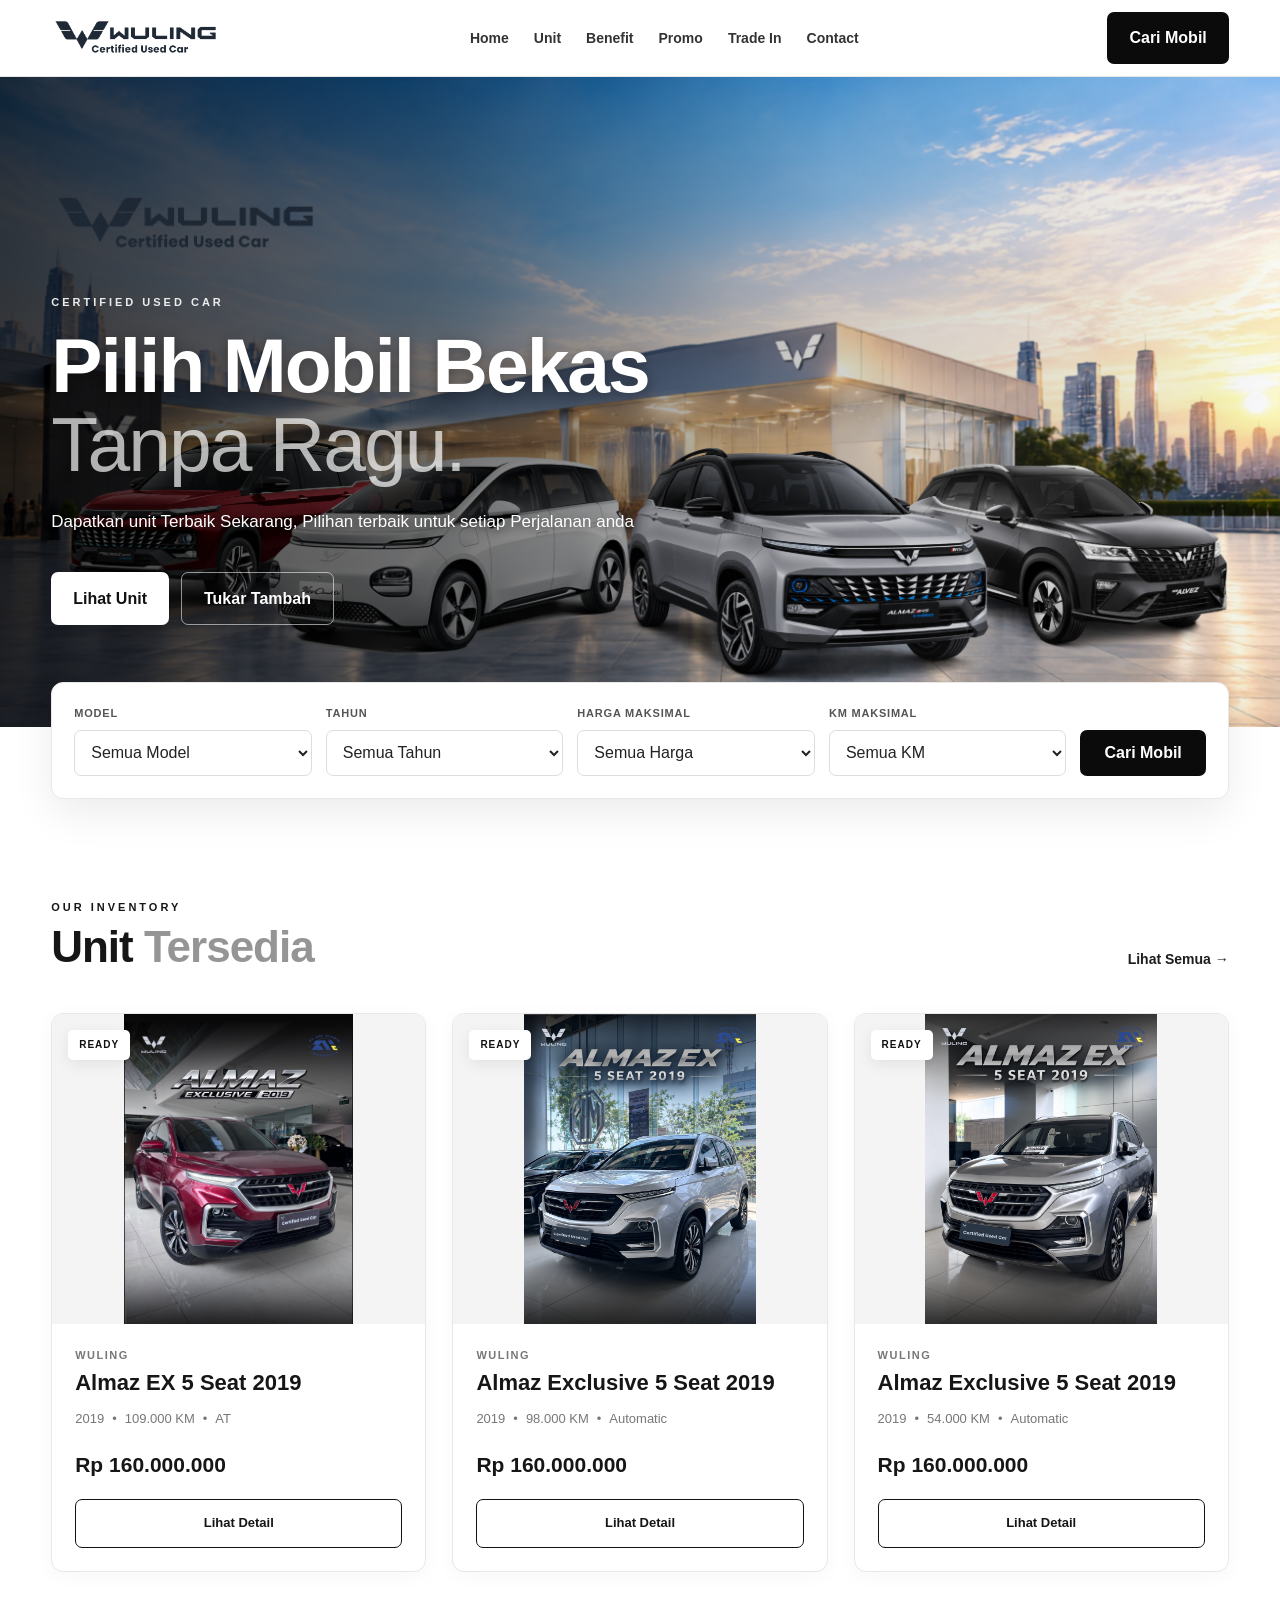
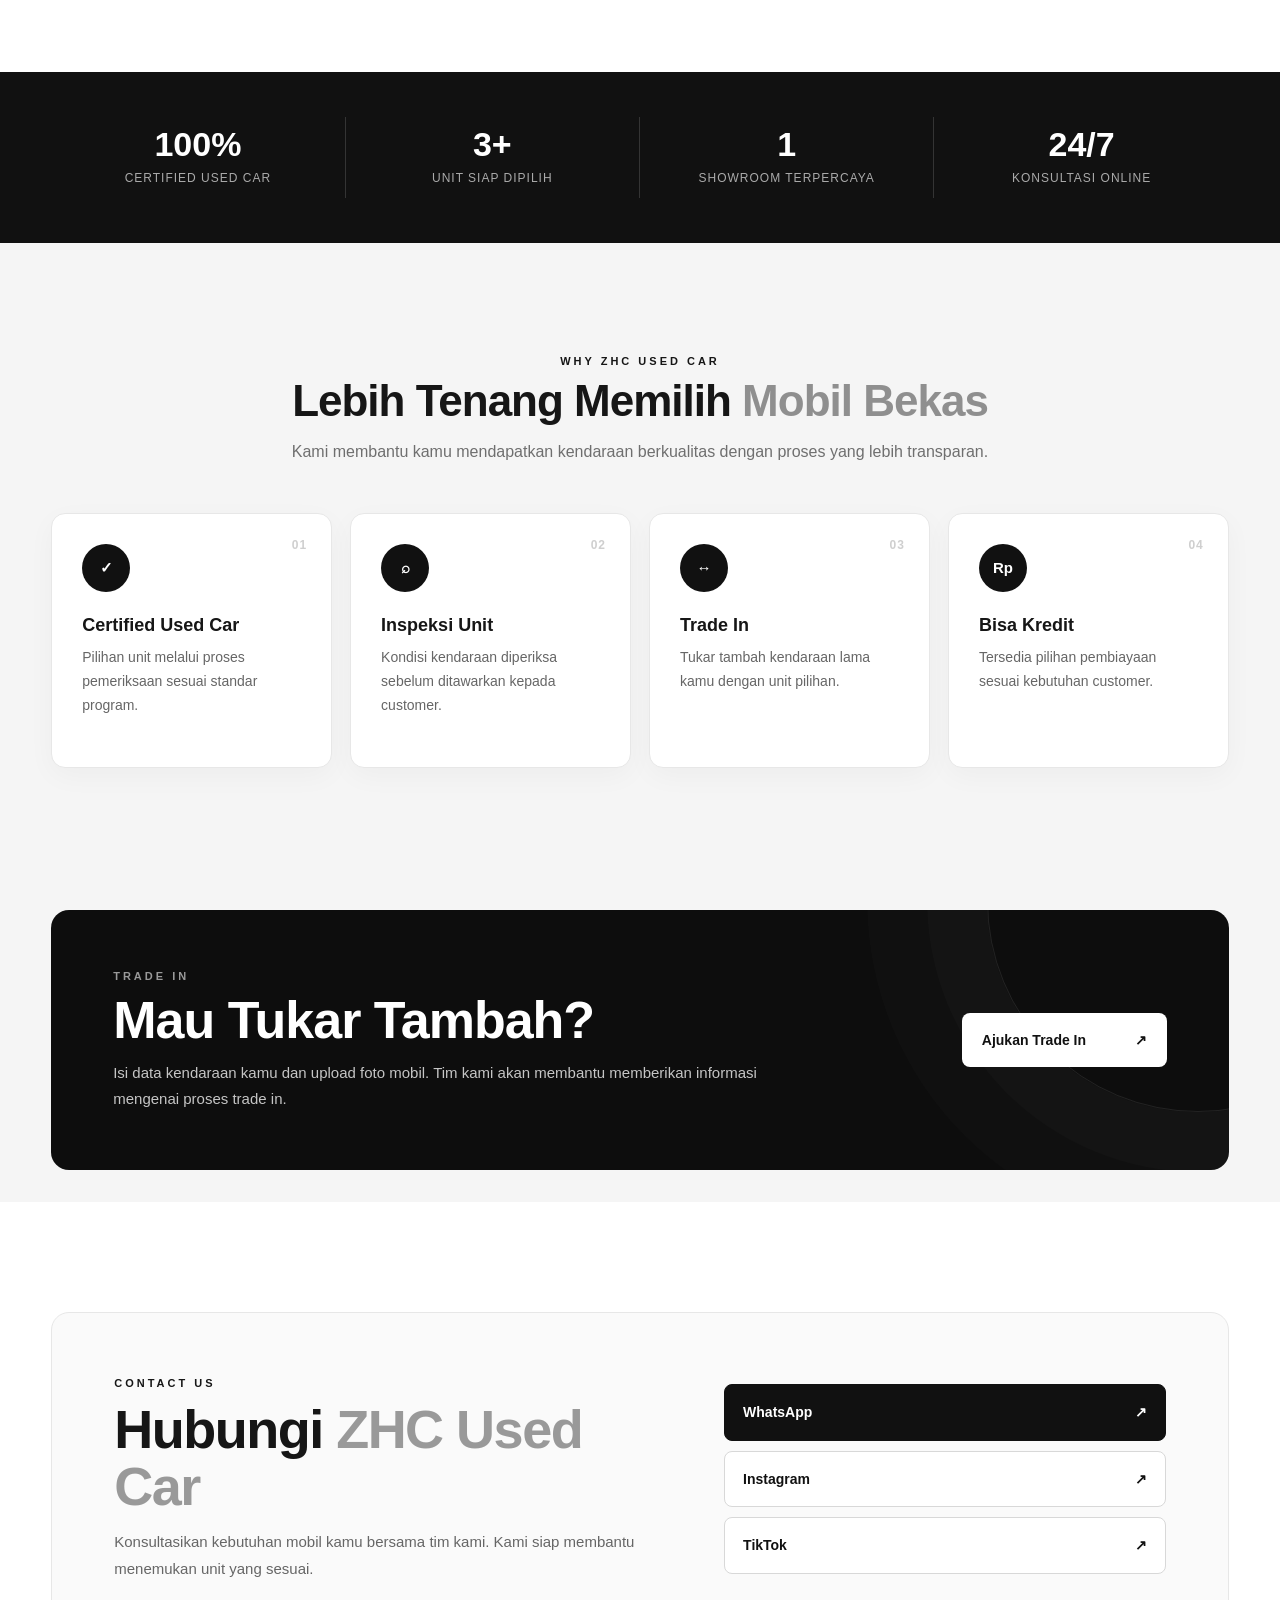
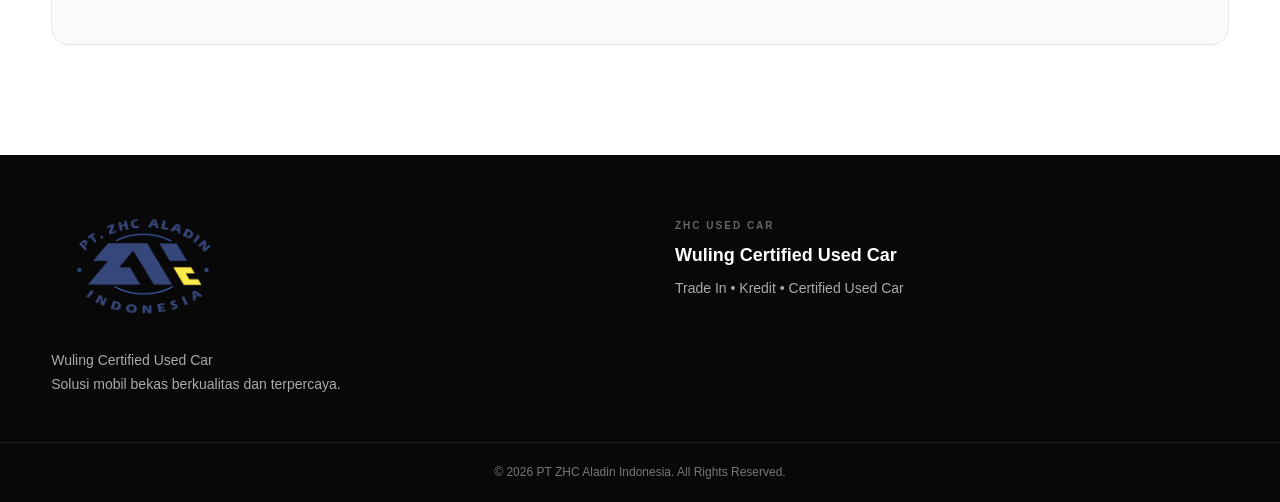
<file: index.html>
<!DOCTYPE html>
<html lang="id">
<head>
    <meta charset="UTF-8">
    <meta name="viewport" content="width=device-width, initial-scale=1.0">

    <title>ZHC Used Car | Wuling Certified Used Car</title>

    <link rel="stylesheet" href="CSS/style.css">
</head>

<body>

    <!-- NAVBAR -->
    <header class="navbar">
        <div class="container navbar-content">

          <a href="index.html" class="logo">
    <img src="IMAGE/logo-wuling-certified.png" alt="Wuling Certified Used Car">
</a>

            <nav>
                <a href="#home">Home</a>
                <a href="#unit">Unit</a>
                <a href="#benefit">Benefit</a>
                <a href="#promo">Promo</a>
                <a href="#trade-in">Trade In</a>
                <a href="#contact">Contact</a>
            </nav>

            <a href="#unit" class="btn-primary">
                Cari Mobil
            </a>

        </div>
    </header>


    <!-- HERO -->
    <!-- HERO -->
<section class="hero" id="home">

    <div class="hero-overlay"></div>

    <div class="container hero-content">

        <div class="hero-text">

            <div class="hero-brand">
                <img src="IMAGE/logo-wuling-certified.png"
                     alt="Wuling Certified Used Car">
            </div>

            <p class="hero-label">
                CERTIFIED USED CAR
            </p>

            <h1>
                Pilih Mobil Bekas
                <span>Tanpa Ragu.</span>
            </h1>

            <p class="hero-description">
                Dapatkan unit Terbaik Sekarang,
                Pilihan terbaik untuk setiap Perjalanan anda
            </p>

            <div class="hero-buttons">

                <a href="#unit" class="btn-primary">
                    Lihat Unit
                </a>

                <a href="#trade-in" class="btn-secondary">
                    Tukar Tambah
                </a>

            </div>

        </div>

    </div>

</section>
    <!-- SEARCH -->
    <!-- SEARCH -->
<!-- SEARCH -->
<section class="search-section">

    <div class="container">

        <div class="search-box">

            <!-- MODEL -->
            <div class="search-item">
                <label for="filterModel">Model</label>

                <select id="filterModel">
                    <option value="all">Semua Model</option>
                    <option value="Alvez">Alvez</option>
                    <option value="Almaz">Almaz</option>
                    <option value="Cortez">Cortez</option>
                    <option value="Air EV">Air EV</option>
                    <option value="Binguo EV">Binguo EV</option>
                    <option value="Cloud EV">Cloud EV</option>
                    <option value="Darion">Darion</option>
                </select>
            </div>


            <!-- TAHUN -->
            <div class="search-item">
                <label for="filterYear">Tahun</label>

                <select id="filterYear">
                    <option value="all">Semua Tahun</option>
                    <option value="2026">2026</option>
                    <option value="2025">2025</option>
                    <option value="2024">2024</option>
                    <option value="2023">2023</option>
                    <option value="2022">2022</option>
                    <option value="2021">2021</option>
                    <option value="2020">2020</option>
                    <option value="2019">2019</option>
                </select>
            </div>


            <!-- HARGA -->
            <div class="search-item">
                <label for="filterPrice">Harga Maksimal</label>

                <select id="filterPrice">
                    <option value="all">Semua Harga</option>
                    <option value="150000000">Rp 150 Juta</option>
                    <option value="200000000">Rp 200 Juta</option>
                    <option value="250000000">Rp 250 Juta</option>
                    <option value="300000000">Rp 300 Juta</option>
                    <option value="400000000">Rp 400 Juta</option>
                </select>
            </div>


            <!-- KM -->
            <div class="search-item">
                <label for="filterKm">KM Maksimal</label>

                <select id="filterKm">
                    <option value="all">Semua KM</option>
                    <option value="10000">10.000 KM</option>
                    <option value="20000">20.000 KM</option>
                    <option value="30000">30.000 KM</option>
                    <option value="50000">50.000 KM</option>
                    <option value="100000">100.000 KM</option>
                </select>
            </div>


            <!-- BUTTON -->
            <button class="search-button" onclick="filterUnits()">
                Cari Mobil
            </button>

        </div>

    </div>

</section>

    <!-- UNIT -->
    <section class="unit-section" id="unit">

        <div class="container">

            <div class="section-heading">

                <div>
                    <p class="section-label">OUR INVENTORY</p>

                    <h2>
                        Unit <span>Tersedia</span>
                    </h2>
                </div>

               <a href="katalog.html" class="view-all">
    Lihat Semua →
</a>

            </div>

                <div class="unit-grid">

                <!-- UNIT 2 -->
<div class="car-card"
     data-model="Almaz"
     data-price="160000000"
     data-year="2019"
     data-km="109000">

    <div class="car-image">

        <div class="status">
            READY
        </div>

        <img
            src="IMAGE/ALMAZ EX 2019 MERAH/Almaz-1.jpeg"
            alt="Wuling Almaz Exclusive 5 Seat 2019 Merah">

    </div>

    <div class="car-info">

        <p class="car-brand">
            WULING
        </p>

        <h3>
            Almaz EX 5 Seat 2019
        </h3>

        <div class="car-spec">
            <span>2019</span>
            <span>•</span>
            <span>109.000 KM</span>
            <span>•</span>
            <span>AT</span>
        </div>

        <div class="car-price">
            Rp 160.000.000
        </div>

        <a
            href="detail.html?car=almaz-exclusive-5-seat-2019"
            class="btn-detail">

            Lihat Detail

        </a>

    </div>

</div>


                <!-- UNIT 4 -->
                <article class="car-card"
                    data-model="Almaz"
                    data-year="2019"
                    data-price="160000000"
                    data-km="98000">

                    <div class="car-image">
                        <div class="status">READY</div>
                        <img class="unit-photo"
                             data-photo-base="almaz-ex-silver"
                             src="IMAGE/ALMAZ EX 2019 SILVER/almaz-ex-silver1.jpeg"
                             alt="Wuling Almaz Exclusive 5 Seat 2019 Silver">
                    </div>

                    <div class="car-info">
                        <p class="car-brand">WULING</p>
                        <h3>Almaz Exclusive 5 Seat 2019</h3>
                        <div class="car-spec">
                            <span>2019</span><span>•</span><span>98.000 KM</span><span>•</span><span>Automatic</span>
                        </div>
                        <div class="car-price">Rp 160.000.000</div>
                        <a href="detail.html?car=almaz-exclusive-5-seat-2019-silver" class="btn-detail">Lihat Detail</a>
                    </div>
                </article>

                <!-- UNIT 5 -->
                <article class="car-card"
                    data-model="Almaz"
                    data-year="2019"
                    data-price="160000000"
                    data-km="54000">

                    <div class="car-image">
                        <div class="status">READY</div>
                        <img class="unit-photo"
                             data-photo-base="almaz-ex-abu"
                             src="IMAGE/ALMAZ EX 2019 ABU/almaz-ex-abu1.jpeg"
                             alt="Wuling Almaz Exclusive 5 Seat 2019 Abu">
                    </div>

                    <div class="car-info">
                        <p class="car-brand">WULING</p>
                        <h3>Almaz Exclusive 5 Seat 2019</h3>
                        <div class="car-spec">
                            <span>2019</span><span>•</span><span>54.000 KM</span><span>•</span><span>Automatic</span>
                        </div>
                        <div class="car-price">Rp 160.000.000</div>
                        <a href="detail.html?car=almaz-exclusive-5-seat-2019-abu" class="btn-detail">Lihat Detail</a>
                    </div>
                </article>

            </div>
        </div>
    </section>

    <!-- TRUST STATISTICS -->
    <section class="trust-section">
        <div class="container">
            <div class="trust-grid">
                <div class="trust-item"><strong>100%</strong><span>Certified Used Car</span></div>
                <div class="trust-item"><strong>3+</strong><span>Unit Siap Dipilih</span></div>
                <div class="trust-item"><strong>1</strong><span>Showroom Terpercaya</span></div>
                <div class="trust-item"><strong>24/7</strong><span>Konsultasi Online</span></div>
            </div>
        </div>
    </section>

    <!-- BENEFIT -->
    <section class="benefit-section" id="benefit">
        <div class="container">
            <div class="section-heading center">
                <p class="section-label">WHY ZHC USED CAR</p>
                <h2>Lebih Tenang Memilih <span>Mobil Bekas</span></h2>
                <p>Kami membantu kamu mendapatkan kendaraan berkualitas dengan proses yang lebih transparan.</p>
            </div>

            <div class="benefit-grid">
                <article class="benefit-card">
                    <span class="benefit-number">01</span>
                    <div class="benefit-icon">✓</div>
                    <h3>Certified Used Car</h3>
                    <p>Pilihan unit melalui proses pemeriksaan sesuai standar program.</p>
                </article>

                <article class="benefit-card">
                    <span class="benefit-number">02</span>
                    <div class="benefit-icon">⌕</div>
                    <h3>Inspeksi Unit</h3>
                    <p>Kondisi kendaraan diperiksa sebelum ditawarkan kepada customer.</p>
                </article>

                <article class="benefit-card">
                    <span class="benefit-number">03</span>
                    <div class="benefit-icon">↔</div>
                    <h3>Trade In</h3>
                    <p>Tukar tambah kendaraan lama kamu dengan unit pilihan.</p>
                </article>

                <article class="benefit-card">
                    <span class="benefit-number">04</span>
                    <div class="benefit-icon">Rp</div>
                    <h3>Bisa Kredit</h3>
                    <p>Tersedia pilihan pembiayaan sesuai kebutuhan customer.</p>
                </article>
            </div>
        </div>
    </section>

    <!-- TRADE IN -->
    <section class="trade-section" id="trade-in">
        <div class="container">
            <div class="trade-card">
                <div class="trade-copy">
                    <p class="section-label">TRADE IN</p>
                    <h2>Mau Tukar Tambah?</h2>
                    <p>Isi data kendaraan kamu dan upload foto mobil. Tim kami akan membantu memberikan informasi mengenai proses trade in.</p>
                </div>
                <a href="https://wa.me/6285178247141?text=Halo%20ZHC%20Used%20Car,%20saya%20ingin%20mengajukan%20trade%20in%20mobil." target="_blank" rel="noopener" class="trade-button">
                    Ajukan Trade In <span>↗</span>
                </a>
            </div>
        </div>
    </section>

    <!-- CONTACT -->
    <section class="contact-section" id="contact">
        <div class="container">
            <div class="contact-card">
                <div class="contact-copy">
                    <p class="section-label">CONTACT US</p>
                    <h2>Hubungi <span>ZHC Used Car</span></h2>
                    <p>Konsultasikan kebutuhan mobil kamu bersama tim kami. Kami siap membantu menemukan unit yang sesuai.</p>
                </div>

                <div class="contact-buttons">
                    <a href="https://wa.me/6285178247141?text=Halo%20ZHC%20Used%20Car,%20saya%20ingin%20konsultasi%20mengenai%20mobil%20bekas." target="_blank" rel="noopener" class="contact-button contact-button-primary">
                        <span>WhatsApp</span><span>↗</span>
                    </a>
                    <a href="https://www.instagram.com/zhc_usedcar/" target="_blank" rel="noopener" class="contact-button">
                        <span>Instagram</span><span>↗</span>
                    </a>
                    <a href="https://www.tiktok.com/@zhcusedcar" target="_blank" rel="noopener" class="contact-button">
                        <span>TikTok</span><span>↗</span>
                    </a>
                </div>
            </div>
        </div>
    </section>

    <!-- FOOTER -->
    <footer>
        <div class="container footer-content">
            <div class="footer-brand">
                <img src="IMAGE/logo-zhc-indonesia.png" alt="PT ZHC Aladin Indonesia">
                <p>Wuling Certified Used Car</p>
                <p>Solusi mobil bekas berkualitas dan terpercaya.</p>
            </div>

            <div class="footer-info">
                <p class="footer-label">ZHC USED CAR</p>
                <h3>Wuling Certified Used Car</h3>
                <p>Trade In • Kredit • Certified Used Car</p>
            </div>
        </div>

        <div class="footer-bottom">
            <div class="container">
                <p>&copy; 2026 PT ZHC Aladin Indonesia. All Rights Reserved.</p>
            </div>
        </div>
    </footer>

  <script src="JS/script.js"></script>

</body>
</html>
</file>
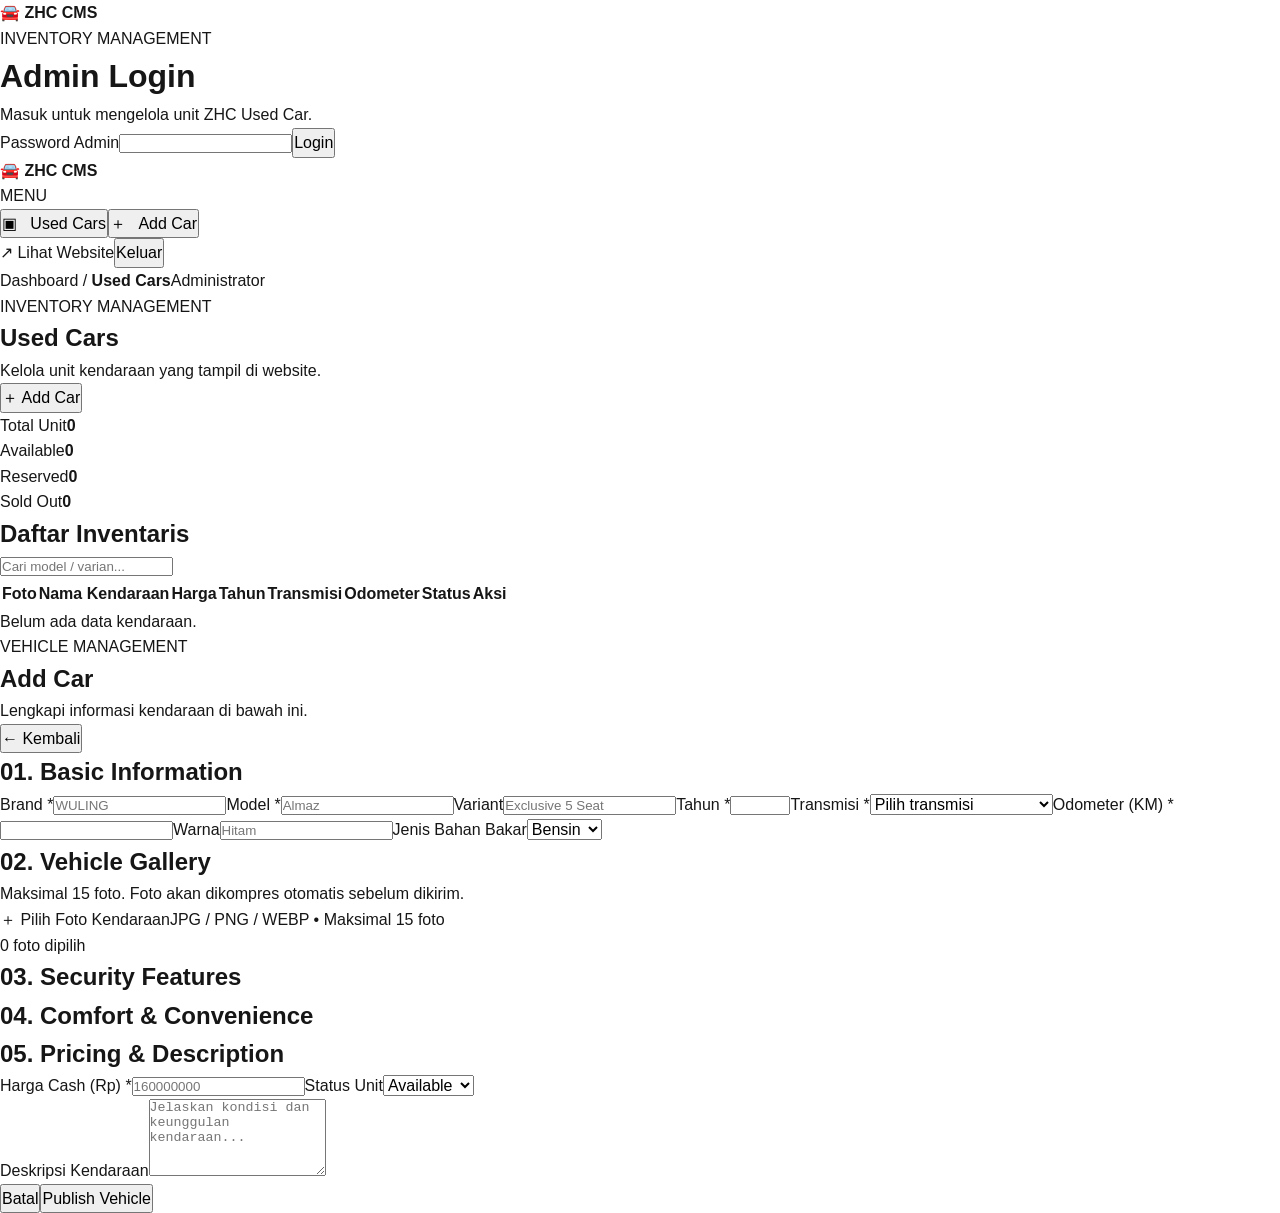
<file: admin.html>
<!DOCTYPE html>
<html lang="id">

<head>
    <meta charset="UTF-8">
    <meta name="viewport" content="width=device-width,initial-scale=1">
  <title>ZHC Used Car CMS</title>
<link rel="stylesheet" href="CSS/admin.css">
</head>

<body>
    <div id="loginView" class="login-wrap">
        <form id="loginForm" class="login-card">
            <div class="brand-mark">🚘 <b>ZHC CMS</b></div>
            <p class="eyebrow">INVENTORY MANAGEMENT</p>
            <h1>Admin Login</h1>
            <p>Masuk untuk mengelola unit ZHC Used Car.</p><label>Password Admin<input id="adminPassword"
                    type="password" required autocomplete="current-password"></label><button class="btn primary"
                type="submit">Login</button>
            <div id="loginMessage" class="message"></div>
        </form>
    </div>
    <div id="appView" class="app hidden">
        <aside class="sidebar">
            <div class="brand-mark">🚘 <b>ZHC CMS</b></div>
            <div class="side-label">MENU</div><button class="side-link active" data-view="inventory">▣ &nbsp; Used
                Cars</button><button class="side-link" data-view="form">＋ &nbsp; Add Car</button>
            <div class="side-bottom"><a href="../index.html" target="_blank">↗ Lihat Website</a><button
                    id="logoutBtn">Keluar</button></div>
        </aside>
        <main class="main">
            <header class="topbar"><span>Dashboard / <b id="crumb">Used Cars</b></span><span>Administrator</span>
            </header>
            <section id="inventoryView" class="view">
                <div class="page-head">
                    <div>
                        <p class="eyebrow">INVENTORY MANAGEMENT</p>
                        <h1>Used Cars</h1>
                        <p>Kelola unit kendaraan yang tampil di website.</p>
                    </div><button id="addCarBtn" class="btn primary">＋ Add Car</button>
                </div>
                <div class="stats">
                    <div><span>Total Unit</span><strong id="totalCount">0</strong></div>
                    <div><span>Available</span><strong id="availableCount">0</strong></div>
                    <div><span>Reserved</span><strong id="reservedCount">0</strong></div>
                    <div><span>Sold Out</span><strong id="soldCount">0</strong></div>
                </div>
                <div class="table-card">
                    <div class="table-tools">
                        <h2>Daftar Inventaris</h2><input id="searchInput" placeholder="Cari model / varian...">
                    </div>
                    <div class="table-scroll">
                        <table>
                            <thead>
                                <tr>
                                    <th>Foto</th>
                                    <th>Nama Kendaraan</th>
                                    <th>Harga</th>
                                    <th>Tahun</th>
                                    <th>Transmisi</th>
                                    <th>Odometer</th>
                                    <th>Status</th>
                                    <th>Aksi</th>
                                </tr>
                            </thead>
                            <tbody id="carsTable"></tbody>
                        </table>
                    </div>
                    <p id="emptyState" class="empty hidden">Belum ada data kendaraan.</p>
                </div>
            </section>
            <section id="formView" class="view hidden">
                <div class="page-head">
                    <div>
                        <p class="eyebrow">VEHICLE MANAGEMENT</p>
                        <h1 id="formTitle">Add Car</h1>
                        <p>Lengkapi informasi kendaraan di bawah ini.</p>
                    </div><button class="btn light" id="backBtn">← Kembali</button>
                </div>
                <form id="carForm"><input type="hidden" id="carId">
                    <div class="form-card">
                        <h2>01. Basic Information</h2>
                        <div class="form-grid">
                            <label>Brand *<input id="brand" required placeholder="WULING"></label><label>Model *<input
                                    id="model" required placeholder="Almaz"></label><label>Variant<input id="variant"
                                    placeholder="Exclusive 5 Seat"></label><label>Tahun *<input id="year" type="number"
                                    min="1990" max="2035" required></label><label>Transmisi *<select id="transmission"
                                    required>
                                    <option value="">Pilih transmisi</option>
                                    <option>Automatic</option>
                                    <option>CVT</option>
                                    <option>Manual</option>
                                    <option>Single Reduction Gear</option>
                                    <option> lainnya</option>
                                </select></label><label>Odometer (KM) *<input id="km" type="number" min="0"
                                    required></label><label>Warna<input id="color"
                                    placeholder="Hitam"></label><label>Jenis Bahan Bakar<select id="fuelType">
                                    <option>Bensin</option>
                                    <option>Diesel</option>
                                    <option>Electric</option>
                                    <option>Hybrid</option>
                                </select></label>
                        </div>
                    </div>
                    <div class="form-card">
                        <h2>02. Vehicle Gallery</h2>
                        <p class="hint">Maksimal 15 foto. Foto akan dikompres otomatis sebelum dikirim.</p>
                        <div id="existingGallery" class="gallery-preview"></div><label class="upload-box">＋ Pilih Foto
                            Kendaraan<input id="photos" type="file" accept="image/*" multiple hidden><span>JPG / PNG /
                                WEBP • Maksimal 15 foto</span></label>
                        <div id="newGallery" class="gallery-preview"></div>
                        <p id="photoCount" class="hint">0 foto dipilih</p>
                    </div>
                    <div class="form-card">
                        <h2>03. Security Features</h2>
                        <div id="securityChoices" class="checks"></div>
                    </div>
                    <div class="form-card">
                        <h2>04. Comfort & Convenience</h2>
                        <div id="comfortChoices" class="checks"></div>
                    </div>
                    <div class="form-card">
                        <h2>05. Pricing & Description</h2>
                        <div class="form-grid"><label>Harga Cash (Rp) *<input id="price" type="number" min="0" required
                                    placeholder="160000000"></label><label>Status Unit<select id="status">
                                    <option value="available">Available</option>
                                    <option value="reserved">Reserved</option>
                                    <option value="sold">Sold Out</option>
                                </select></label></div><label>Deskripsi Kendaraan<textarea id="description" rows="5"
                                placeholder="Jelaskan kondisi dan keunggulan kendaraan..."></textarea></label>
                    </div>
                    <div class="form-actions"><button type="button" class="btn light"
                            id="cancelBtn">Batal</button><button type="submit" class="btn primary"
                            id="publishBtn">Publish Vehicle</button></div>
                    <div id="formMessage" class="message"></div>
                </form>
            </section>
        </main>
    </div>
    <script src="admin-config.js"></script>
    <script src="admin.js"></script>
</body>

</html>
</file>
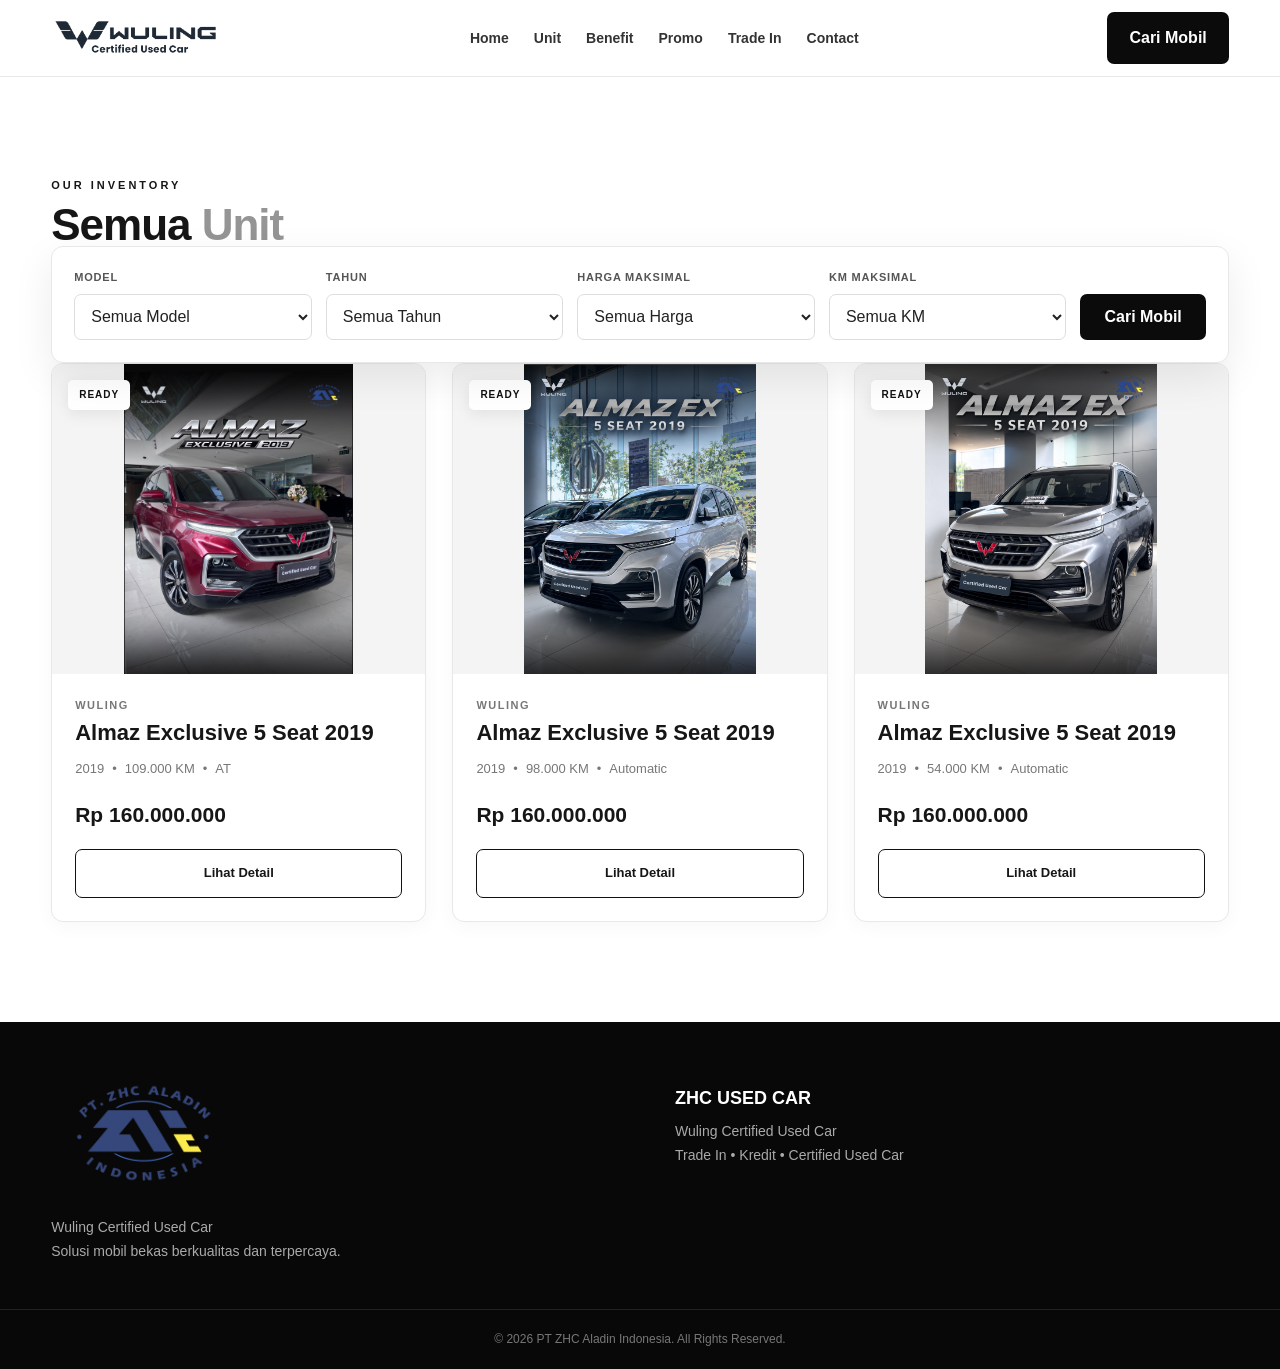
<file: katalog.html>
<!DOCTYPE html>
<html lang="id">
<head>
    <meta charset="UTF-8">
    <meta name="viewport" content="width=device-width, initial-scale=1.0">

    <title>Katalog Unit | ZHC Used Car</title>

    <link rel="stylesheet" href="CSS/style.css">
</head>

<body>

    <!-- ================= NAVBAR ================= -->
    <header class="navbar">
        <div class="container navbar-content">

            <a href="index.html" class="logo">
                <img src="IMAGE/logo-wuling-certified.png"
                     alt="Wuling Certified Used Car">
            </a>

            <nav>
                <a href="index.html#home">Home</a>
                <a href="katalog.html">Unit</a>
                <a href="index.html#benefit">Benefit</a>
                <a href="index.html#promo">Promo</a>
                <a href="index.html#trade-in">Trade In</a>
                <a href="index.html#contact">Contact</a>
            </nav>

            <a href="#katalog" class="btn-primary">
                Cari Mobil
            </a>

        </div>
    </header>


    <!-- ================= KATALOG ================= -->
    <main id="katalog">

        <section class="unit-section">

            <div class="container">

                <!-- HEADING -->
                <div class="section-heading">

                    <div>
                        <p class="section-label">
                            OUR INVENTORY
                        </p>

                        <h1>
                            Semua <span>Unit</span>
                        </h1>
                    </div>

                </div>


                <!-- ================= FILTER ================= -->
                <div class="search-section">

                    <div class="search-box">

                        <!-- MODEL -->
                        <div class="search-item">
                            <label for="filterModel">
                                Model
                            </label>

                            <select id="filterModel">
                                <option value="all">
                                    Semua Model
                                </option>

                                <option value="Alvez">
                                    Alvez
                                </option>

                                <option value="Almaz">
                                    Almaz
                                </option>

                                <option value="Cortez">
                                    Cortez
                                </option>

                                <option value="Air EV">
                                    Air EV
                                </option>

                                <option value="Binguo EV">
                                    Binguo EV
                                </option>

                                <option value="Cloud EV">
                                    Cloud EV
                                </option>

                                <option value="Darion">
                                    Darion
                                </option>
                            </select>
                        </div>


                        <!-- TAHUN -->
                        <div class="search-item">

                            <label for="filterYear">
                                Tahun
                            </label>

                            <select id="filterYear">

                                <option value="all">
                                    Semua Tahun
                                </option>

                                <option value="2026">2026</option>
                                <option value="2025">2025</option>
                                <option value="2024">2024</option>
                                <option value="2023">2023</option>
                                <option value="2022">2022</option>
                                <option value="2021">2021</option>
                                <option value="2020">2020</option>
                                <option value="2019">2019</option>

                            </select>

                        </div>


                        <!-- HARGA -->
                        <div class="search-item">

                            <label for="filterPrice">
                                Harga Maksimal
                            </label>

                            <select id="filterPrice">

                                <option value="all">
                                    Semua Harga
                                </option>

                                <option value="150000000">
                                    Rp 150 Juta
                                </option>

                                <option value="200000000">
                                    Rp 200 Juta
                                </option>

                                <option value="250000000">
                                    Rp 250 Juta
                                </option>

                                <option value="300000000">
                                    Rp 300 Juta
                                </option>

                                <option value="400000000">
                                    Rp 400 Juta
                                </option>

                            </select>

                        </div>


                        <!-- KM -->
                        <div class="search-item">

                            <label for="filterKm">
                                KM Maksimal
                            </label>

                            <select id="filterKm">

                                <option value="all">
                                    Semua KM
                                </option>

                                <option value="10000">
                                    10.000 KM
                                </option>

                                <option value="20000">
                                    20.000 KM
                                </option>

                                <option value="30000">
                                    30.000 KM
                                </option>

                                <option value="50000">
                                    50.000 KM
                                </option>

                                <option value="100000">
                                    100.000 KM
                                </option>

                            </select>

                        </div>


                        <!-- BUTTON -->
                        <button
                            class="search-button"
                            onclick="filterCatalog()">

                            Cari Mobil

                        </button>

                    </div>

                </div>


                <!-- ================= UNIT GRID ================= -->

                <div class="unit-grid" id="unitGrid">


                    <!-- ========================================
                         UNIT 1 - ALVEZ EX 2023
                         SOLD / TURUN PAJANG
                         ======================================== -->

                    <!--
                    <div class="car-card"
                         data-model="Alvez"
                         data-year="2023"
                         data-price="200000000"
                         data-km="16000">

                        <div class="car-image">

                            <div class="status">
                                READY
                            </div>

                            <img
                                src="IMAGE/ALVEZ EX 2023/alvez-1.jpeg"
                                alt="Wuling Alvez EX 2023">

                        </div>


                        <div class="car-info">

                            <p class="car-brand">
                                WULING
                            </p>

                            <h3>
                                Alvez EX 2023
                            </h3>

                            <div class="car-spec">
                                <span>2023</span>
                                <span>•</span>
                                <span>16.000 KM</span>
                                <span>•</span>
                                <span>AT</span>
                            </div>

                            <div class="car-price">
                                Rp 200.000.000
                            </div>

                            <a
                                href="detail.html?car=alvez-ex-2023"
                                class="btn-detail">

                                Lihat Detail

                            </a>

                        </div>

                    </div>
                    -->


                    <!-- ========================================
                         UNIT 2 - ALMAZ EXCLUSIVE 5 SEAT 2019 MERAH
                         ======================================== -->

                    <div class="car-card"
                         data-model="Almaz"
                         data-year="2019"
                         data-price="160000000"
                         data-km="109000">

                        <div class="car-image">

                            <div class="status">
                                READY
                            </div>

                            <img
                                src="IMAGE/ALMAZ EX 2019 MERAH/Almaz-1.jpeg"
                                alt="Wuling Almaz Exclusive 5 Seat 2019 Merah">

                        </div>

                        <div class="car-info">

                            <p class="car-brand">
                                WULING
                            </p>

                            <h3>
                                Almaz Exclusive 5 Seat 2019
                            </h3>

                            <div class="car-spec">
                                <span>2019</span>
                                <span>•</span>
                                <span>109.000 KM</span>
                                <span>•</span>
                                <span>AT</span>
                            </div>

                            <div class="car-price">
                                Rp 160.000.000
                            </div>

                            <a
                                href="detail.html?car=almaz-exclusive-5-seat-2019"
                                class="btn-detail">

                                Lihat Detail

                            </a>

                        </div>

                    </div>


                    <!-- ========================================
                         UNIT 3 - ALVEZ SE 2025
                         SOLD / TURUN PAJANG
                         ======================================== -->

                    <!--
                    <div class="car-card"
                         data-model="Alvez"
                         data-year="2025"
                         data-price="175000000"
                         data-km="100">

                        <div class="car-image">

                            <div class="status">
                                READY
                            </div>

                            <img
                                src="IMAGE/ALVEZ SE 2025/alvezse-1.jpeg"
                                alt="Wuling Alvez SE 2025">

                        </div>

                        <div class="car-info">

                            <p class="car-brand">
                                WULING
                            </p>

                            <h3>
                                Alvez SE 2025
                            </h3>

                            <div class="car-spec">
                                <span>2025</span>
                                <span>•</span>
                                <span>100 KM</span>
                                <span>•</span>
                                <span>AT</span>
                            </div>

                            <div class="car-price">
                                Rp 175.000.000
                            </div>

                            <a
                                href="detail.html?car=alvez-se-2025"
                                class="btn-detail">

                                Lihat Detail

                            </a>

                        </div>

                    </div>
                    -->


                    <!-- ========================================
                         UNIT 4 - ALMAZ EXCLUSIVE 5 SEAT 2019 SILVER
                         ======================================== -->

                    <div class="car-card"
                         data-model="Almaz"
                         data-year="2019"
                         data-price="160000000"
                         data-km="98000">

                        <div class="car-image">

                            <div class="status">
                                READY
                            </div>

                            <img
                                src="IMAGE/ALMAZ EX 2019 SILVER/almaz-ex-silver1.jpeg"
                                alt="Wuling Almaz Exclusive 5 Seat 2019 Silver">

                        </div>

                        <div class="car-info">

                            <p class="car-brand">
                                WULING
                            </p>

                            <h3>
                                Almaz Exclusive 5 Seat 2019
                            </h3>

                            <div class="car-spec">
                                <span>2019</span>
                                <span>•</span>
                                <span>98.000 KM</span>
                                <span>•</span>
                                <span>Automatic</span>
                            </div>

                            <div class="car-price">
                                Rp 160.000.000
                            </div>

                            <a
                                href="detail.html?car=almaz-exclusive-5-seat-2019-silver"
                                class="btn-detail">

                                Lihat Detail

                            </a>

                        </div>

                    </div>


                    <!-- ========================================
                         UNIT 5 - ALMAZ EXCLUSIVE 5 SEAT 2019 ABU
                         ======================================== -->

                    <div class="car-card"
                         data-model="Almaz"
                         data-year="2019"
                         data-price="160000000"
                         data-km="54000">

                        <div class="car-image">

                            <div class="status">
                                READY
                            </div>

                            <img
                                src="IMAGE/ALMAZ EX 2019 ABU/almaz-ex-abu1.jpeg"
                                alt="Wuling Almaz Exclusive 5 Seat 2019 Abu">

                        </div>

                        <div class="car-info">

                            <p class="car-brand">
                                WULING
                            </p>

                            <h3>
                                Almaz Exclusive 5 Seat 2019
                            </h3>

                            <div class="car-spec">
                                <span>2019</span>
                                <span>•</span>
                                <span>54.000 KM</span>
                                <span>•</span>
                                <span>Automatic</span>
                            </div>

                            <div class="car-price">
                                Rp 160.000.000
                            </div>

                            <a
                                href="detail.html?car=almaz-exclusive-5-seat-2019-abu"
                                class="btn-detail">

                                Lihat Detail

                            </a>

                        </div>

                    </div>


                </div>
            </div>

        </section>

    </main>


    <!-- ================= FOOTER ================= -->

    <footer>

        <div class="container footer-content">

            <div class="footer-brand">

                <img
                    src="IMAGE/logo-zhc-indonesia.png"
                    alt="PT ZHC Aladin Indonesia">

                <p>
                    Wuling Certified Used Car
                </p>

                <p>
                    Solusi mobil bekas berkualitas dan terpercaya.
                </p>

            </div>


            <div class="footer-info">

                <h3>
                    ZHC USED CAR
                </h3>

                <p>
                    Wuling Certified Used Car
                </p>

                <p>
                    Trade In • Kredit • Certified Used Car
                </p>

            </div>

        </div>


        <div class="footer-bottom">

            <p>
                &copy; 2026 PT ZHC Aladin Indonesia.
                All Rights Reserved.
            </p>

        </div>

    </footer>


    <script src="JS/script.js"></script>

</body>
</html>
</file>
<file: CSS/style.css>
/* =========================================================
   ZHC USED CAR
   MAIN STYLESHEET - CLEAN PROFESSIONAL VERSION
   ========================================================= */

:root {
    --black: #0b0b0b;
    --dark: #141414;
    --text: #161616;
    --muted: #6f6f6f;
    --light: #f6f6f6;
    --line: #e8e8e8;
    --white: #ffffff;
    --container: 1200px;
    --radius: 12px;
    --shadow: 0 14px 40px rgba(0, 0, 0, 0.08);
}

* {
    margin: 0;
    padding: 0;
    box-sizing: border-box;
}

html {
    scroll-behavior: smooth;
}

body {
    font-family: Arial, Helvetica, sans-serif;
    color: var(--text);
    background: var(--white);
    line-height: 1.6;
    overflow-x: hidden;
}

img {
    width: 100%;
    display: block;
}

a {
    color: inherit;
    text-decoration: none;
}

button,
select {
    font: inherit;
}

.container {
    width: min(92%, var(--container));
    margin: 0 auto;
}


/* =========================================================
   NAVBAR
   ========================================================= */

.navbar {
    position: sticky;
    top: 0;
    z-index: 1000;
    background: rgba(255, 255, 255, 0.96);
    border-bottom: 1px solid var(--line);
    backdrop-filter: blur(12px);
}

.navbar-content {
    min-height: 76px;
    display: flex;
    align-items: center;
    justify-content: space-between;
    gap: 28px;
}

.logo {
    flex-shrink: 0;
    display: flex;
    align-items: center;
}

.logo img {
    width: 170px;
    height: auto;
}

.navbar nav {
    display: flex;
    align-items: center;
    justify-content: center;
    gap: 25px;
}

.navbar nav a {
    position: relative;
    font-size: 14px;
    font-weight: 700;
    color: #333;
    padding: 27px 0;
    transition: 0.25s ease;
}

.navbar nav a::after {
    content: "";
    position: absolute;
    left: 0;
    bottom: 18px;
    width: 0;
    height: 2px;
    background: var(--black);
    transition: width 0.25s ease;
}

.navbar nav a:hover {
    color: var(--black);
}

.navbar nav a:hover::after {
    width: 100%;
}


/* =========================================================
   BUTTONS
   ========================================================= */

.btn-primary,
.btn-secondary,
.btn-detail,
.search-button,
.detail-whatsapp {
    display: inline-flex;
    align-items: center;
    justify-content: center;
    border-radius: 7px;
    font-weight: 700;
    transition: 0.25s ease;
}

.btn-primary {
    padding: 13px 22px;
    background: var(--black);
    color: var(--white);
}

.btn-primary:hover {
    background: #2b2b2b;
    transform: translateY(-2px);
}

.btn-secondary {
    padding: 13px 22px;
    border: 1px solid #222;
    background: var(--white);
    color: var(--black);
}

.btn-secondary:hover {
    background: var(--black);
    color: var(--white);
}

.btn-detail {
    width: 100%;
    padding: 13px 16px;
    border: 1px solid #111;
    font-size: 13px;
}

.btn-detail:hover {
    background: var(--black);
    color: var(--white);
}


/* =========================================================
   HERO
   ========================================================= */

.hero {
    position: relative;
    min-height: 650px;
    display: flex;
    align-items: center;
    background-image: url("../IMAGE/background-web.png");
    background-size: cover;
    background-position: center;
    background-repeat: no-repeat;
    isolation: isolate;
}

.hero::after {
    content: "";
    position: absolute;
    right: -180px;
    bottom: -220px;
    width: 500px;
    height: 500px;
    border: 1px solid rgba(255, 255, 255, 0.08);
    border-radius: 50%;
    box-shadow:
        0 0 0 70px rgba(255, 255, 255, 0.015),
        0 0 0 140px rgba(255, 255, 255, 0.01);
    pointer-events: none;
}

.hero-overlay {
    position: absolute;
    inset: 0;
    z-index: -1;
    background: linear-gradient(
        90deg,
        rgba(0, 0, 0, 0.76) 0%,
        rgba(0, 0, 0, 0.55) 34%,
        rgba(0, 0, 0, 0.18) 65%,
        rgba(0, 0, 0, 0.02) 100%
    );
}

.hero-content {
    position: relative;
    z-index: 2;
    color: var(--white);
}

.hero-text {
    max-width: 700px;
}

.hero-brand {
    margin-bottom: 24px;
}

.hero-brand img {
    width: 270px;
    height: auto;
}

.hero-label,
.section-label {
    font-size: 11px;
    font-weight: 800;
    letter-spacing: 3px;
    text-transform: uppercase;
}

.hero-label {
    margin-bottom: 15px;
    color: #fff;
    opacity: 0.9;
}

.hero h1 {
    max-width: 700px;
    margin-bottom: 24px;
    font-size: clamp(48px, 6vw, 78px);
    line-height: 1.02;
    letter-spacing: -2px;
    text-shadow: 0 3px 14px rgba(0, 0, 0, 0.35);
}

.hero h1 span {
    display: block;
    font-weight: 300;
    opacity: 0.68;
}

.hero-description {
    max-width: 600px;
    margin-bottom: 34px;
    color: #fff;
    font-size: 17px;
    line-height: 1.8;
    text-shadow: 0 2px 8px rgba(0, 0, 0, 0.45);
}

.hero-buttons {
    display: flex;
    flex-wrap: wrap;
    gap: 12px;
}

.hero .btn-primary {
    background: #fff;
    color: #111;
}

.hero .btn-secondary {
    border-color: rgba(255, 255, 255, 0.55);
    background: transparent;
    color: #fff;
}

.hero .btn-secondary:hover {
    background: #fff;
    color: #111;
}


/* =========================================================
   SEARCH
   ========================================================= */

.search-section {
    position: relative;
    z-index: 20;
    margin-top: -45px;
}

.search-box {
    display: grid;
    grid-template-columns: repeat(4, 1fr) auto;
    gap: 14px;
    align-items: end;
    padding: 22px;
    background: #fff;
    border: 1px solid var(--line);
    border-radius: var(--radius);
    box-shadow: var(--shadow);
}

.search-item {
    display: flex;
    flex-direction: column;
    gap: 7px;
}

.search-item label {
    font-size: 11px;
    font-weight: 800;
    color: #555;
    text-transform: uppercase;
    letter-spacing: 0.8px;
}

.search-item select {
    width: 100%;
    height: 46px;
    padding: 0 12px;
    border: 1px solid #ddd;
    border-radius: 7px;
    background: #fff;
    color: #222;
    outline: none;
}

.search-item select:focus {
    border-color: #111;
}

.search-button {
    height: 46px;
    padding: 0 24px;
    border: 0;
    background: var(--black);
    color: #fff;
    cursor: pointer;
}

.search-button:hover {
    background: #292929;
    transform: translateY(-1px);
}


/* =========================================================
   GENERAL SECTIONS
   ========================================================= */

.unit-section,
.benefit-section,
.contact-section {
    padding: 100px 0;
}

.section-heading {
    display: flex;
    align-items: flex-end;
    justify-content: space-between;
    gap: 30px;
    margin-bottom: 42px;
}

.section-heading.center {
    display: block;
    max-width: 760px;
    margin: 0 auto 48px;
    text-align: center;
}

.section-heading h1,
.section-heading h2 {
    margin-top: 5px;
    font-size: 44px;
    line-height: 1.12;
    letter-spacing: -1px;
}

.section-heading h1 span,
.section-heading h2 span {
    opacity: 0.45;
}

.section-heading p:not(.section-label) {
    margin-top: 14px;
    color: var(--muted);
}

.view-all {
    font-size: 14px;
    font-weight: 800;
    white-space: nowrap;
}

.view-all:hover {
    text-decoration: underline;
}


/* =========================================================
   CARDS / INVENTORY
   ========================================================= */

.unit-grid {
    display: grid;
    grid-template-columns: repeat(3, minmax(0, 1fr));
    gap: 26px;
}

.car-card {
    min-width: 0;
    overflow: hidden;
    background: #fff;
    border: 1px solid var(--line);
    border-radius: var(--radius);
    box-shadow: 0 4px 20px rgba(0, 0, 0, 0.035);
    transition: transform 0.25s ease, box-shadow 0.25s ease;
}

.car-card:hover {
    transform: translateY(-5px);
    box-shadow: 0 16px 38px rgba(0, 0, 0, 0.10);
}

.car-card.is-hidden {
    display: none;
}

.car-image {
    position: relative;
    width: 100%;
    height: 310px;
    overflow: hidden;
    background: #f4f4f4;
}

.car-image img {
    width: 100%;
    height: 100%;
    object-fit: contain;
    display: block;
    transition: transform 0.4s ease;
}

.car-card:hover .car-image img {
    transform: scale(1.025);
}

.status,
.detail-status {
    position: absolute;
    top: 16px;
    left: 16px;
    z-index: 3;
    padding: 7px 11px;
    border-radius: 5px;
    background: #fff;
    color: #111;
    font-size: 10px;
    font-weight: 800;
    letter-spacing: 1px;
    box-shadow: 0 4px 15px rgba(0, 0, 0, 0.08);
}

.car-info {
    padding: 23px;
}

.car-brand {
    margin-bottom: 3px;
    color: #777;
    font-size: 11px;
    font-weight: 800;
    letter-spacing: 1.5px;
}

.car-info h3 {
    margin: 5px 0 12px;
    font-size: 22px;
    line-height: 1.25;
}

.car-spec {
    display: flex;
    flex-wrap: wrap;
    gap: 8px;
    margin-bottom: 18px;
    color: #777;
    font-size: 13px;
}

.car-price {
    margin-bottom: 18px;
    font-size: 21px;
    font-weight: 800;
}

.no-result {
    margin-top: 30px;
    padding: 38px 24px;
    border: 1px dashed #ccc;
    border-radius: var(--radius);
    background: #fafafa;
    text-align: center;
}

.no-result h3 {
    margin-bottom: 5px;
}

.no-result p {
    color: var(--muted);
}


/* =========================================================
   BENEFIT
   ========================================================= */

.benefit-section {
    padding: 110px 0;
    background: #f5f5f5;
}

.benefit-grid {
    display: grid;
    grid-template-columns: repeat(4, minmax(0, 1fr));
    gap: 18px;
}

.benefit-card {
    position: relative;
    min-height: 255px;
    padding: 30px;
    background: #fff;
    border: 1px solid #e7e7e7;
    border-radius: 14px;
    box-shadow: 0 8px 28px rgba(0, 0, 0, 0.035);
    overflow: hidden;
    transition: transform .25s ease, box-shadow .25s ease;
}

.benefit-card::before {
    content: "";
    position: absolute;
    inset: 0 0 auto;
    height: 3px;
    background: #111;
    transform: scaleX(0);
    transform-origin: left;
    transition: transform .25s ease;
}

.benefit-card:hover {
    transform: translateY(-6px);
    box-shadow: 0 18px 38px rgba(0, 0, 0, 0.09);
}

.benefit-card:hover::before {
    transform: scaleX(1);
}

.benefit-number {
    position: absolute;
    top: 22px;
    right: 24px;
    color: #cfcfcf;
    font-size: 12px;
    font-weight: 800;
    letter-spacing: 1px;
}

.benefit-icon {
    width: 48px;
    height: 48px;
    display: flex;
    align-items: center;
    justify-content: center;
    margin-bottom: 22px;
    border-radius: 50%;
    background: #111;
    color: #fff;
    font-size: 15px;
    font-weight: 700;
}

.benefit-card h3 {
    margin-bottom: 9px;
    font-size: 18px;
    line-height: 1.3;
}

.benefit-card p {
    color: #666;
    font-size: 14px;
    line-height: 1.7;
}


/* =========================================================
   TRADE IN
   ========================================================= */

.trade-section {
    padding: 32px 0;
    background: #f5f5f5;
}

.trade-card {
    position: relative;
    display: grid;
    grid-template-columns: 1fr auto;
    align-items: center;
    gap: 50px;
    padding: 58px 62px;
    border-radius: 18px;
    background: #0d0d0d;
    color: #fff;
    overflow: hidden;
}

.trade-card::after {
    content: "";
    position: absolute;
    width: 420px;
    height: 420px;
    right: -180px;
    top: -220px;
    border: 1px solid rgba(255,255,255,.09);
    border-radius: 50%;
    box-shadow: 0 0 0 60px rgba(255,255,255,.015), 0 0 0 120px rgba(255,255,255,.01);
    pointer-events: none;
}

.trade-copy,
.trade-button {
    position: relative;
    z-index: 2;
}

.trade-copy .section-label {
    color: #999;
}

.trade-content h2,
.trade-card h2 {
    margin: 8px 0 12px;
    font-size: clamp(36px, 5vw, 52px);
    line-height: 1.05;
    letter-spacing: -1px;
}

.trade-copy p:not(.section-label) {
    max-width: 650px;
    color: #c5c5c5;
    font-size: 15px;
    line-height: 1.75;
}

.trade-button {
    display: inline-flex;
    align-items: center;
    justify-content: space-between;
    gap: 30px;
    min-width: 205px;
    padding: 16px 20px;
    border-radius: 8px;
    background: #fff;
    color: #111;
    font-size: 14px;
    font-weight: 800;
    transition: .25s ease;
}

.trade-button:hover {
    transform: translateY(-3px);
    background: #e8e8e8;
}


/* =========================================================
   CONTACT
   ========================================================= */

.contact-section {
    padding: 110px 0;
    background: #fff;
}

.contact-card {
    display: grid;
    grid-template-columns: 1.1fr .9fr;
    gap: 70px;
    align-items: center;
    padding: 62px;
    border: 1px solid #e7e7e7;
    border-radius: 18px;
    background: #fafafa;
}

.contact-copy h2 {
    margin: 8px 0 14px;
    font-size: clamp(38px, 5vw, 54px);
    line-height: 1.05;
    letter-spacing: -1.5px;
}

.contact-copy h2 span {
    opacity: .42;
}

.contact-copy > p:last-child {
    max-width: 540px;
    color: #666;
    font-size: 15px;
    line-height: 1.8;
}

.contact-buttons {
    display: grid;
    gap: 10px;
}

.contact-button {
    display: flex;
    align-items: center;
    justify-content: space-between;
    padding: 16px 18px;
    border: 1px solid #d8d8d8;
    border-radius: 8px;
    background: #fff;
    color: #111;
    font-size: 14px;
    font-weight: 700;
    transition: .25s ease;
}

.contact-button:hover {
    border-color: #111;
    transform: translateX(3px);
}

.contact-button-primary {
    border-color: #111;
    background: #111;
    color: #fff;
}

.contact-button-primary:hover {
    background: #2a2a2a;
}


/* =========================================================
   FOOTER
   ========================================================= */

footer {
    padding: 58px 0 0;
    background: #080808;
    color: #fff;
}

.footer-content {
    display: grid;
    grid-template-columns: 1fr 1fr;
    gap: 70px;
    padding-bottom: 45px;
}

.footer-brand img {
    width: 180px;
    margin-bottom: 16px;
}

.footer-brand p,
.footer-info p {
    color: #aaa;
    font-size: 14px;
    line-height: 1.7;
}

.footer-info {
    padding-top: 4px;
}

.footer-label {
    margin-bottom: 7px;
    color: #666 !important;
    font-size: 10px !important;
    font-weight: 800;
    letter-spacing: 2px;
}

.footer-info h3 {
    margin-bottom: 7px;
    font-size: 18px;
}

.footer-bottom {
    padding: 20px 0;
    border-top: 1px solid #222;
}

.footer-bottom p {
    color: #777;
    font-size: 12px;
    text-align: center;
}


/* =========================================================
   DETAIL PAGE
   ========================================================= */

.detail-section {
    padding: 70px 0 100px;
    background: #f7f7f7;
}

.detail-breadcrumb {
    display: flex;
    align-items: center;
    flex-wrap: wrap;
    gap: 8px;
    margin-bottom: 30px;
    color: #777;
    font-size: 13px;
}

.detail-breadcrumb a {
    color: #222;
    font-weight: 700;
}

.detail-grid {
    display: grid;
    grid-template-columns: minmax(0, 1.15fr) minmax(340px, 0.85fr);
    gap: 48px;
    align-items: start;
}

.detail-gallery {
    position: relative;
}

.detail-main-image {
    position: relative;
    width: 100%;
    height: 540px;
    overflow: hidden;
    border-radius: 14px;
    background: #eee;
    border: 1px solid #e5e5e5;
}

.detail-main-image img {
    width: 100%;
    height: 100%;
    object-fit: contain;
    display: block;
}

.detail-thumbnails {
    display: grid;
    grid-template-columns: repeat(5, minmax(0, 1fr));
    gap: 10px;
    margin-top: 12px;
}

.detail-thumbnails img {
    width: 100%;
    height: 82px;
    object-fit: cover;
    border: 2px solid transparent;
    border-radius: 7px;
    background: #eee;
    cursor: pointer;
    transition: 0.2s ease;
}

.detail-thumbnails img:hover {
    opacity: 0.75;
}

.detail-thumbnails img.active {
    border-color: #111;
}

.detail-info {
    padding: 10px 0;
}

.detail-info h1 {
    margin: 0 0 20px;
    font-size: clamp(32px, 4vw, 48px);
    line-height: 1.08;
    letter-spacing: -1px;
}

.detail-price {
    margin-bottom: 28px;
    color: #111;
    font-size: 30px;
    font-weight: 800;
}

.detail-specs {
    display: grid;
    grid-template-columns: repeat(2, 1fr);
    margin-bottom: 28px;
    border-top: 1px solid #ddd;
    border-bottom: 1px solid #ddd;
}

.detail-spec-item {
    display: flex;
    flex-direction: column;
    gap: 5px;
    padding: 17px 10px;
}

.detail-spec-item:nth-child(odd) {
    border-right: 1px solid #eee;
}

.detail-spec-item span {
    color: #777;
    font-size: 12px;
}

.detail-spec-item strong {
    font-size: 15px;
}

.detail-description {
    margin-bottom: 28px;
}

.detail-description h2 {
    margin-bottom: 10px;
    font-size: 20px;
}

.detail-description p {
    color: #666;
    line-height: 1.8;
}

.detail-whatsapp {
    width: 100%;
    padding: 16px 20px;
    background: #111;
    color: #fff;
}

.detail-whatsapp:hover {
    background: #2a2a2a;
}

.detail-back {
    display: block;
    margin-top: 18px;
    color: #222;
    text-align: center;
    font-size: 14px;
}

.detail-back:hover {
    text-decoration: underline;
}


/* =========================================================
   TABLET
   ========================================================= */

@media (max-width: 1000px) {
    .navbar nav {
        display: none;
    }

    .search-box {
        grid-template-columns: repeat(2, 1fr);
    }

    .search-button {
        width: 100%;
    }

    .unit-grid {
        grid-template-columns: repeat(2, minmax(0, 1fr));
    }

    .benefit-grid {
        grid-template-columns: repeat(2, minmax(0, 1fr));
    }

    .detail-grid {
        grid-template-columns: 1fr;
    }
}


/* =========================================================
   MOBILE
   ========================================================= */

@media (max-width: 600px) {
    .container {
        width: 92%;
    }

    .navbar-content {
        min-height: 68px;
        gap: 12px;
    }

    .logo img {
        width: 145px;
    }

    .navbar > .container > .btn-primary,
    .navbar-content > .btn-primary {
        padding: 11px 15px;
        font-size: 12px;
    }

    .hero {
        min-height: 590px;
        background-position: 62% center;
    }

    .hero-overlay {
        background: linear-gradient(
            90deg,
            rgba(0, 0, 0, 0.82) 0%,
            rgba(0, 0, 0, 0.58) 55%,
            rgba(0, 0, 0, 0.18) 100%
        );
    }

    .hero-brand img {
        width: 210px;
    }

    .hero h1 {
        font-size: 45px;
        letter-spacing: -1.5px;
    }

    .hero-description {
        font-size: 15px;
    }

    .hero-buttons {
        display: grid;
        grid-template-columns: 1fr;
    }

    .hero-buttons a {
        width: 100%;
    }

    .search-section {
        margin-top: -30px;
    }

    .search-box {
        grid-template-columns: 1fr;
        padding: 17px;
    }

    .search-button {
        width: 100%;
    }

    .unit-section,
    .benefit-section,
    .contact-section {
        padding: 72px 0;
    }

    .section-heading {
        display: block;
        margin-bottom: 32px;
    }

    .section-heading.center {
        margin-bottom: 34px;
    }

    .section-heading h1,
    .section-heading h2 {
        font-size: 34px;
    }

    .view-all {
        display: inline-block;
        margin-top: 12px;
    }

    .unit-grid {
        grid-template-columns: 1fr;
        gap: 20px;
    }

    .car-image {
        height: 270px;
    }

    .car-info {
        padding: 20px;
    }

    .car-info h3 {
        font-size: 21px;
    }

    .benefit-grid {
        grid-template-columns: 1fr;
        gap: 14px;
    }

    .benefit-card {
        min-height: 0;
        padding: 25px;
    }

    .benefit-icon {
        margin-bottom: 18px;
    }

    .trade-section {
        padding: 18px 0;
    }

    .trade-card {
        grid-template-columns: 1fr;
        gap: 25px;
        padding: 36px 25px;
        border-radius: 14px;
    }

    .trade-card h2 {
        font-size: 36px;
    }

    .trade-button {
        width: 100%;
        min-width: 0;
    }

    .contact-section {
        padding: 75px 0;
    }

    .contact-card {
        grid-template-columns: 1fr;
        gap: 32px;
        padding: 30px 24px;
        border-radius: 14px;
    }

    .contact-copy h2 {
        font-size: 36px;
    }

    .contact-button {
        width: 100%;
    }

    .footer-content {
        grid-template-columns: 1fr;
        gap: 30px;
        padding-bottom: 35px;
    }

    .detail-section {
        padding: 45px 0 65px;
    }

    .detail-grid {
        gap: 30px;
    }

    .detail-main-image {
        height: 320px;
        border-radius: 10px;
    }

    .detail-thumbnails {
        grid-template-columns: repeat(3, 1fr);
    }

    .detail-thumbnails img {
        height: 72px;
    }

    .detail-info h1 {
        font-size: 31px;
    }

    .detail-price {
        font-size: 25px;
    }
}


/* =========================================================
   VERY SMALL MOBILE
   ========================================================= */

@media (max-width: 380px) {
    .logo img {
        width: 130px;
    }

    .navbar-content > .btn-primary {
        padding: 10px 12px;
    }

    .hero h1 {
        font-size: 39px;
    }

    .car-image {
        height: 240px;
    }
}


/* =========================================
   TRUST STATISTICS
========================================= */
.trust-section {
    padding: 45px 0;
    background: #111111;
    color: #ffffff;
}
.trust-grid {
    display: grid;
    grid-template-columns: repeat(4, 1fr);
    gap: 0;
}
.trust-item {
    text-align: center;
    padding: 10px 25px;
    border-right: 1px solid rgba(255,255,255,0.15);
}
.trust-item:last-child { border-right: none; }
.trust-item strong {
    display: block;
    font-size: 34px;
    font-weight: 800;
    line-height: 1;
    margin-bottom: 8px;
}
.trust-item span {
    display: block;
    color: #aaaaaa;
    font-size: 12px;
    letter-spacing: 1px;
    text-transform: uppercase;
}
@media (max-width: 600px) {
    .trust-section { padding: 35px 0; }
    .trust-grid { grid-template-columns: repeat(2, 1fr); row-gap: 30px; }
    .trust-item { padding: 5px 15px; }
    .trust-item:nth-child(2) { border-right: none; }
    .trust-item:nth-child(3) { border-right: 1px solid rgba(255,255,255,0.15); }
    .trust-item strong { font-size: 28px; }
    .trust-item span { font-size: 10px; line-height: 1.4; }
}
</file>
<file: CSS/admin.css>
/* =========================================================
   ZHC USED CAR
   MAIN STYLESHEET - CLEAN PROFESSIONAL VERSION
   ========================================================= */

:root {
    --black: #0b0b0b;
    --dark: #141414;
    --text: #161616;
    --muted: #6f6f6f;
    --light: #f6f6f6;
    --line: #e8e8e8;
    --white: #ffffff;
    --container: 1200px;
    --radius: 12px;
    --shadow: 0 14px 40px rgba(0, 0, 0, 0.08);
}

* {
    margin: 0;
    padding: 0;
    box-sizing: border-box;
}

html {
    scroll-behavior: smooth;
}

body {
    font-family: Arial, Helvetica, sans-serif;
    color: var(--text);
    background: var(--white);
    line-height: 1.6;
    overflow-x: hidden;
}

img {
    width: 100%;
    display: block;
}

a {
    color: inherit;
    text-decoration: none;
}

button,
select {
    font: inherit;
}

.container {
    width: min(92%, var(--container));
    margin: 0 auto;
}


/* =========================================================
   NAVBAR
   ========================================================= */

.navbar {
    position: sticky;
    top: 0;
    z-index: 1000;
    background: rgba(255, 255, 255, 0.96);
    border-bottom: 1px solid var(--line);
    backdrop-filter: blur(12px);
}

.navbar-content {
    min-height: 76px;
    display: flex;
    align-items: center;
    justify-content: space-between;
    gap: 28px;
}

.logo {
    flex-shrink: 0;
    display: flex;
    align-items: center;
}

.logo img {
    width: 170px;
    height: auto;
}

.navbar nav {
    display: flex;
    align-items: center;
    justify-content: center;
    gap: 25px;
}

.navbar nav a {
    position: relative;
    font-size: 14px;
    font-weight: 700;
    color: #333;
    padding: 27px 0;
    transition: 0.25s ease;
}

.navbar nav a::after {
    content: "";
    position: absolute;
    left: 0;
    bottom: 18px;
    width: 0;
    height: 2px;
    background: var(--black);
    transition: width 0.25s ease;
}

.navbar nav a:hover {
    color: var(--black);
}

.navbar nav a:hover::after {
    width: 100%;
}


/* =========================================================
   BUTTONS
   ========================================================= */

.btn-primary,
.btn-secondary,
.btn-detail,
.search-button,
.detail-whatsapp {
    display: inline-flex;
    align-items: center;
    justify-content: center;
    border-radius: 7px;
    font-weight: 700;
    transition: 0.25s ease;
}

.btn-primary {
    padding: 13px 22px;
    background: var(--black);
    color: var(--white);
}

.btn-primary:hover {
    background: #2b2b2b;
    transform: translateY(-2px);
}

.btn-secondary {
    padding: 13px 22px;
    border: 1px solid #222;
    background: var(--white);
    color: var(--black);
}

.btn-secondary:hover {
    background: var(--black);
    color: var(--white);
}

.btn-detail {
    width: 100%;
    padding: 13px 16px;
    border: 1px solid #111;
    font-size: 13px;
}

.btn-detail:hover {
    background: var(--black);
    color: var(--white);
}


/* =========================================================
   HERO
   ========================================================= */

.hero {
    position: relative;
    min-height: 650px;
    display: flex;
    align-items: center;
    background-image: url("../IMAGE/background-web.png");
    background-size: cover;
    background-position: center;
    background-repeat: no-repeat;
    isolation: isolate;
}

.hero::after {
    content: "";
    position: absolute;
    right: -180px;
    bottom: -220px;
    width: 500px;
    height: 500px;
    border: 1px solid rgba(255, 255, 255, 0.08);
    border-radius: 50%;
    box-shadow:
        0 0 0 70px rgba(255, 255, 255, 0.015),
        0 0 0 140px rgba(255, 255, 255, 0.01);
    pointer-events: none;
}

.hero-overlay {
    position: absolute;
    inset: 0;
    z-index: -1;
    background: linear-gradient(
        90deg,
        rgba(0, 0, 0, 0.76) 0%,
        rgba(0, 0, 0, 0.55) 34%,
        rgba(0, 0, 0, 0.18) 65%,
        rgba(0, 0, 0, 0.02) 100%
    );
}

.hero-content {
    position: relative;
    z-index: 2;
    color: var(--white);
}

.hero-text {
    max-width: 700px;
}

.hero-brand {
    margin-bottom: 24px;
}

.hero-brand img {
    width: 270px;
    height: auto;
}

.hero-label,
.section-label {
    font-size: 11px;
    font-weight: 800;
    letter-spacing: 3px;
    text-transform: uppercase;
}

.hero-label {
    margin-bottom: 15px;
    color: #fff;
    opacity: 0.9;
}

.hero h1 {
    max-width: 700px;
    margin-bottom: 24px;
    font-size: clamp(48px, 6vw, 78px);
    line-height: 1.02;
    letter-spacing: -2px;
    text-shadow: 0 3px 14px rgba(0, 0, 0, 0.35);
}

.hero h1 span {
    display: block;
    font-weight: 300;
    opacity: 0.68;
}

.hero-description {
    max-width: 600px;
    margin-bottom: 34px;
    color: #fff;
    font-size: 17px;
    line-height: 1.8;
    text-shadow: 0 2px 8px rgba(0, 0, 0, 0.45);
}

.hero-buttons {
    display: flex;
    flex-wrap: wrap;
    gap: 12px;
}

.hero .btn-primary {
    background: #fff;
    color: #111;
}

.hero .btn-secondary {
    border-color: rgba(255, 255, 255, 0.55);
    background: transparent;
    color: #fff;
}

.hero .btn-secondary:hover {
    background: #fff;
    color: #111;
}


/* =========================================================
   SEARCH
   ========================================================= */

.search-section {
    position: relative;
    z-index: 20;
    margin-top: -45px;
}

.search-box {
    display: grid;
    grid-template-columns: repeat(4, 1fr) auto;
    gap: 14px;
    align-items: end;
    padding: 22px;
    background: #fff;
    border: 1px solid var(--line);
    border-radius: var(--radius);
    box-shadow: var(--shadow);
}

.search-item {
    display: flex;
    flex-direction: column;
    gap: 7px;
}

.search-item label {
    font-size: 11px;
    font-weight: 800;
    color: #555;
    text-transform: uppercase;
    letter-spacing: 0.8px;
}

.search-item select {
    width: 100%;
    height: 46px;
    padding: 0 12px;
    border: 1px solid #ddd;
    border-radius: 7px;
    background: #fff;
    color: #222;
    outline: none;
}

.search-item select:focus {
    border-color: #111;
}

.search-button {
    height: 46px;
    padding: 0 24px;
    border: 0;
    background: var(--black);
    color: #fff;
    cursor: pointer;
}

.search-button:hover {
    background: #292929;
    transform: translateY(-1px);
}


/* =========================================================
   GENERAL SECTIONS
   ========================================================= */

.unit-section,
.benefit-section,
.contact-section {
    padding: 100px 0;
}

.section-heading {
    display: flex;
    align-items: flex-end;
    justify-content: space-between;
    gap: 30px;
    margin-bottom: 42px;
}

.section-heading.center {
    display: block;
    max-width: 760px;
    margin: 0 auto 48px;
    text-align: center;
}

.section-heading h1,
.section-heading h2 {
    margin-top: 5px;
    font-size: 44px;
    line-height: 1.12;
    letter-spacing: -1px;
}

.section-heading h1 span,
.section-heading h2 span {
    opacity: 0.45;
}

.section-heading p:not(.section-label) {
    margin-top: 14px;
    color: var(--muted);
}

.view-all {
    font-size: 14px;
    font-weight: 800;
    white-space: nowrap;
}

.view-all:hover {
    text-decoration: underline;
}


/* =========================================================
   CARDS / INVENTORY
   ========================================================= */

.unit-grid {
    display: grid;
    grid-template-columns: repeat(3, minmax(0, 1fr));
    gap: 26px;
}

.car-card {
    min-width: 0;
    overflow: hidden;
    background: #fff;
    border: 1px solid var(--line);
    border-radius: var(--radius);
    box-shadow: 0 4px 20px rgba(0, 0, 0, 0.035);
    transition: transform 0.25s ease, box-shadow 0.25s ease;
}

.car-card:hover {
    transform: translateY(-5px);
    box-shadow: 0 16px 38px rgba(0, 0, 0, 0.10);
}

.car-card.is-hidden {
    display: none;
}

.car-image {
    position: relative;
    width: 100%;
    height: 310px;
    overflow: hidden;
    background: #f4f4f4;
}

.car-image img {
    width: 100%;
    height: 100%;
    object-fit: contain;
    display: block;
    transition: transform 0.4s ease;
}

.car-card:hover .car-image img {
    transform: scale(1.025);
}

.status,
.detail-status {
    position: absolute;
    top: 16px;
    left: 16px;
    z-index: 3;
    padding: 7px 11px;
    border-radius: 5px;
    background: #fff;
    color: #111;
    font-size: 10px;
    font-weight: 800;
    letter-spacing: 1px;
    box-shadow: 0 4px 15px rgba(0, 0, 0, 0.08);
}

.car-info {
    padding: 23px;
}

.car-brand {
    margin-bottom: 3px;
    color: #777;
    font-size: 11px;
    font-weight: 800;
    letter-spacing: 1.5px;
}

.car-info h3 {
    margin: 5px 0 12px;
    font-size: 22px;
    line-height: 1.25;
}

.car-spec {
    display: flex;
    flex-wrap: wrap;
    gap: 8px;
    margin-bottom: 18px;
    color: #777;
    font-size: 13px;
}

.car-price {
    margin-bottom: 18px;
    font-size: 21px;
    font-weight: 800;
}

.no-result {
    margin-top: 30px;
    padding: 38px 24px;
    border: 1px dashed #ccc;
    border-radius: var(--radius);
    background: #fafafa;
    text-align: center;
}

.no-result h3 {
    margin-bottom: 5px;
}

.no-result p {
    color: var(--muted);
}


/* =========================================================
   BENEFIT
   ========================================================= */

.benefit-section {
    padding: 110px 0;
    background: #f5f5f5;
}

.benefit-grid {
    display: grid;
    grid-template-columns: repeat(4, minmax(0, 1fr));
    gap: 18px;
}

.benefit-card {
    position: relative;
    min-height: 255px;
    padding: 30px;
    background: #fff;
    border: 1px solid #e7e7e7;
    border-radius: 14px;
    box-shadow: 0 8px 28px rgba(0, 0, 0, 0.035);
    overflow: hidden;
    transition: transform .25s ease, box-shadow .25s ease;
}

.benefit-card::before {
    content: "";
    position: absolute;
    inset: 0 0 auto;
    height: 3px;
    background: #111;
    transform: scaleX(0);
    transform-origin: left;
    transition: transform .25s ease;
}

.benefit-card:hover {
    transform: translateY(-6px);
    box-shadow: 0 18px 38px rgba(0, 0, 0, 0.09);
}

.benefit-card:hover::before {
    transform: scaleX(1);
}

.benefit-number {
    position: absolute;
    top: 22px;
    right: 24px;
    color: #cfcfcf;
    font-size: 12px;
    font-weight: 800;
    letter-spacing: 1px;
}

.benefit-icon {
    width: 48px;
    height: 48px;
    display: flex;
    align-items: center;
    justify-content: center;
    margin-bottom: 22px;
    border-radius: 50%;
    background: #111;
    color: #fff;
    font-size: 15px;
    font-weight: 700;
}

.benefit-card h3 {
    margin-bottom: 9px;
    font-size: 18px;
    line-height: 1.3;
}

.benefit-card p {
    color: #666;
    font-size: 14px;
    line-height: 1.7;
}


/* =========================================================
   TRADE IN
   ========================================================= */

.trade-section {
    padding: 32px 0;
    background: #f5f5f5;
}

.trade-card {
    position: relative;
    display: grid;
    grid-template-columns: 1fr auto;
    align-items: center;
    gap: 50px;
    padding: 58px 62px;
    border-radius: 18px;
    background: #0d0d0d;
    color: #fff;
    overflow: hidden;
}

.trade-card::after {
    content: "";
    position: absolute;
    width: 420px;
    height: 420px;
    right: -180px;
    top: -220px;
    border: 1px solid rgba(255,255,255,.09);
    border-radius: 50%;
    box-shadow: 0 0 0 60px rgba(255,255,255,.015), 0 0 0 120px rgba(255,255,255,.01);
    pointer-events: none;
}

.trade-copy,
.trade-button {
    position: relative;
    z-index: 2;
}

.trade-copy .section-label {
    color: #999;
}

.trade-content h2,
.trade-card h2 {
    margin: 8px 0 12px;
    font-size: clamp(36px, 5vw, 52px);
    line-height: 1.05;
    letter-spacing: -1px;
}

.trade-copy p:not(.section-label) {
    max-width: 650px;
    color: #c5c5c5;
    font-size: 15px;
    line-height: 1.75;
}

.trade-button {
    display: inline-flex;
    align-items: center;
    justify-content: space-between;
    gap: 30px;
    min-width: 205px;
    padding: 16px 20px;
    border-radius: 8px;
    background: #fff;
    color: #111;
    font-size: 14px;
    font-weight: 800;
    transition: .25s ease;
}

.trade-button:hover {
    transform: translateY(-3px);
    background: #e8e8e8;
}


/* =========================================================
   CONTACT
   ========================================================= */

.contact-section {
    padding: 110px 0;
    background: #fff;
}

.contact-card {
    display: grid;
    grid-template-columns: 1.1fr .9fr;
    gap: 70px;
    align-items: center;
    padding: 62px;
    border: 1px solid #e7e7e7;
    border-radius: 18px;
    background: #fafafa;
}

.contact-copy h2 {
    margin: 8px 0 14px;
    font-size: clamp(38px, 5vw, 54px);
    line-height: 1.05;
    letter-spacing: -1.5px;
}

.contact-copy h2 span {
    opacity: .42;
}

.contact-copy > p:last-child {
    max-width: 540px;
    color: #666;
    font-size: 15px;
    line-height: 1.8;
}

.contact-buttons {
    display: grid;
    gap: 10px;
}

.contact-button {
    display: flex;
    align-items: center;
    justify-content: space-between;
    padding: 16px 18px;
    border: 1px solid #d8d8d8;
    border-radius: 8px;
    background: #fff;
    color: #111;
    font-size: 14px;
    font-weight: 700;
    transition: .25s ease;
}

.contact-button:hover {
    border-color: #111;
    transform: translateX(3px);
}

.contact-button-primary {
    border-color: #111;
    background: #111;
    color: #fff;
}

.contact-button-primary:hover {
    background: #2a2a2a;
}


/* =========================================================
   FOOTER
   ========================================================= */

footer {
    padding: 58px 0 0;
    background: #080808;
    color: #fff;
}

.footer-content {
    display: grid;
    grid-template-columns: 1fr 1fr;
    gap: 70px;
    padding-bottom: 45px;
}

.footer-brand img {
    width: 180px;
    margin-bottom: 16px;
}

.footer-brand p,
.footer-info p {
    color: #aaa;
    font-size: 14px;
    line-height: 1.7;
}

.footer-info {
    padding-top: 4px;
}

.footer-label {
    margin-bottom: 7px;
    color: #666 !important;
    font-size: 10px !important;
    font-weight: 800;
    letter-spacing: 2px;
}

.footer-info h3 {
    margin-bottom: 7px;
    font-size: 18px;
}

.footer-bottom {
    padding: 20px 0;
    border-top: 1px solid #222;
}

.footer-bottom p {
    color: #777;
    font-size: 12px;
    text-align: center;
}


/* =========================================================
   DETAIL PAGE
   ========================================================= */

.detail-section {
    padding: 70px 0 100px;
    background: #f7f7f7;
}

.detail-breadcrumb {
    display: flex;
    align-items: center;
    flex-wrap: wrap;
    gap: 8px;
    margin-bottom: 30px;
    color: #777;
    font-size: 13px;
}

.detail-breadcrumb a {
    color: #222;
    font-weight: 700;
}

.detail-grid {
    display: grid;
    grid-template-columns: minmax(0, 1.15fr) minmax(340px, 0.85fr);
    gap: 48px;
    align-items: start;
}

.detail-gallery {
    position: relative;
}

.detail-main-image {
    position: relative;
    width: 100%;
    height: 540px;
    overflow: hidden;
    border-radius: 14px;
    background: #eee;
    border: 1px solid #e5e5e5;
}

.detail-main-image img {
    width: 100%;
    height: 100%;
    object-fit: contain;
    display: block;
}

.detail-thumbnails {
    display: grid;
    grid-template-columns: repeat(5, minmax(0, 1fr));
    gap: 10px;
    margin-top: 12px;
}

.detail-thumbnails img {
    width: 100%;
    height: 82px;
    object-fit: cover;
    border: 2px solid transparent;
    border-radius: 7px;
    background: #eee;
    cursor: pointer;
    transition: 0.2s ease;
}

.detail-thumbnails img:hover {
    opacity: 0.75;
}

.detail-thumbnails img.active {
    border-color: #111;
}

.detail-info {
    padding: 10px 0;
}

.detail-info h1 {
    margin: 0 0 20px;
    font-size: clamp(32px, 4vw, 48px);
    line-height: 1.08;
    letter-spacing: -1px;
}

.detail-price {
    margin-bottom: 28px;
    color: #111;
    font-size: 30px;
    font-weight: 800;
}

.detail-specs {
    display: grid;
    grid-template-columns: repeat(2, 1fr);
    margin-bottom: 28px;
    border-top: 1px solid #ddd;
    border-bottom: 1px solid #ddd;
}

.detail-spec-item {
    display: flex;
    flex-direction: column;
    gap: 5px;
    padding: 17px 10px;
}

.detail-spec-item:nth-child(odd) {
    border-right: 1px solid #eee;
}

.detail-spec-item span {
    color: #777;
    font-size: 12px;
}

.detail-spec-item strong {
    font-size: 15px;
}

.detail-description {
    margin-bottom: 28px;
}

.detail-description h2 {
    margin-bottom: 10px;
    font-size: 20px;
}

.detail-description p {
    color: #666;
    line-height: 1.8;
}

.detail-whatsapp {
    width: 100%;
    padding: 16px 20px;
    background: #111;
    color: #fff;
}

.detail-whatsapp:hover {
    background: #2a2a2a;
}

.detail-back {
    display: block;
    margin-top: 18px;
    color: #222;
    text-align: center;
    font-size: 14px;
}

.detail-back:hover {
    text-decoration: underline;
}


/* =========================================================
   TABLET
   ========================================================= */

@media (max-width: 1000px) {
    .navbar nav {
        display: none;
    }

    .search-box {
        grid-template-columns: repeat(2, 1fr);
    }

    .search-button {
        width: 100%;
    }

    .unit-grid {
        grid-template-columns: repeat(2, minmax(0, 1fr));
    }

    .benefit-grid {
        grid-template-columns: repeat(2, minmax(0, 1fr));
    }

    .detail-grid {
        grid-template-columns: 1fr;
    }
}


/* =========================================================
   MOBILE
   ========================================================= */

@media (max-width: 600px) {
    .container {
        width: 92%;
    }

    .navbar-content {
        min-height: 68px;
        gap: 12px;
    }

    .logo img {
        width: 145px;
    }

    .navbar > .container > .btn-primary,
    .navbar-content > .btn-primary {
        padding: 11px 15px;
        font-size: 12px;
    }

    .hero {
        min-height: 590px;
        background-position: 62% center;
    }

    .hero-overlay {
        background: linear-gradient(
            90deg,
            rgba(0, 0, 0, 0.82) 0%,
            rgba(0, 0, 0, 0.58) 55%,
            rgba(0, 0, 0, 0.18) 100%
        );
    }

    .hero-brand img {
        width: 210px;
    }

    .hero h1 {
        font-size: 45px;
        letter-spacing: -1.5px;
    }

    .hero-description {
        font-size: 15px;
    }

    .hero-buttons {
        display: grid;
        grid-template-columns: 1fr;
    }

    .hero-buttons a {
        width: 100%;
    }

    .search-section {
        margin-top: -30px;
    }

    .search-box {
        grid-template-columns: 1fr;
        padding: 17px;
    }

    .search-button {
        width: 100%;
    }

    .unit-section,
    .benefit-section,
    .contact-section {
        padding: 72px 0;
    }

    .section-heading {
        display: block;
        margin-bottom: 32px;
    }

    .section-heading.center {
        margin-bottom: 34px;
    }

    .section-heading h1,
    .section-heading h2 {
        font-size: 34px;
    }

    .view-all {
        display: inline-block;
        margin-top: 12px;
    }

    .unit-grid {
        grid-template-columns: 1fr;
        gap: 20px;
    }

    .car-image {
        height: 270px;
    }

    .car-info {
        padding: 20px;
    }

    .car-info h3 {
        font-size: 21px;
    }

    .benefit-grid {
        grid-template-columns: 1fr;
        gap: 14px;
    }

    .benefit-card {
        min-height: 0;
        padding: 25px;
    }

    .benefit-icon {
        margin-bottom: 18px;
    }

    .trade-section {
        padding: 18px 0;
    }

    .trade-card {
        grid-template-columns: 1fr;
        gap: 25px;
        padding: 36px 25px;
        border-radius: 14px;
    }

    .trade-card h2 {
        font-size: 36px;
    }

    .trade-button {
        width: 100%;
        min-width: 0;
    }

    .contact-section {
        padding: 75px 0;
    }

    .contact-card {
        grid-template-columns: 1fr;
        gap: 32px;
        padding: 30px 24px;
        border-radius: 14px;
    }

    .contact-copy h2 {
        font-size: 36px;
    }

    .contact-button {
        width: 100%;
    }

    .footer-content {
        grid-template-columns: 1fr;
        gap: 30px;
        padding-bottom: 35px;
    }

    .detail-section {
        padding: 45px 0 65px;
    }

    .detail-grid {
        gap: 30px;
    }

    .detail-main-image {
        height: 320px;
        border-radius: 10px;
    }

    .detail-thumbnails {
        grid-template-columns: repeat(3, 1fr);
    }

    .detail-thumbnails img {
        height: 72px;
    }

    .detail-info h1 {
        font-size: 31px;
    }

    .detail-price {
        font-size: 25px;
    }
}


/* =========================================================
   VERY SMALL MOBILE
   ========================================================= */

@media (max-width: 380px) {
    .logo img {
        width: 130px;
    }

    .navbar-content > .btn-primary {
        padding: 10px 12px;
    }

    .hero h1 {
        font-size: 39px;
    }

    .car-image {
        height: 240px;
    }
}


/* =========================================
   TRUST STATISTICS
========================================= */
.trust-section {
    padding: 45px 0;
    background: #111111;
    color: #ffffff;
}
.trust-grid {
    display: grid;
    grid-template-columns: repeat(4, 1fr);
    gap: 0;
}
.trust-item {
    text-align: center;
    padding: 10px 25px;
    border-right: 1px solid rgba(255,255,255,0.15);
}
.trust-item:last-child { border-right: none; }
.trust-item strong {
    display: block;
    font-size: 34px;
    font-weight: 800;
    line-height: 1;
    margin-bottom: 8px;
}
.trust-item span {
    display: block;
    color: #aaaaaa;
    font-size: 12px;
    letter-spacing: 1px;
    text-transform: uppercase;
}
@media (max-width: 600px) {
    .trust-section { padding: 35px 0; }
    .trust-grid { grid-template-columns: repeat(2, 1fr); row-gap: 30px; }
    .trust-item { padding: 5px 15px; }
    .trust-item:nth-child(2) { border-right: none; }
    .trust-item:nth-child(3) { border-right: 1px solid rgba(255,255,255,0.15); }
    .trust-item strong { font-size: 28px; }
    .trust-item span { font-size: 10px; line-height: 1.4; }
}
/* ================= PAGINATION ================= */

.pagination {
    display: flex;
    justify-content: center;
    align-items: center;
    gap: 8px;
    margin-top: 40px;
}

.pagination button {
    min-width: 42px;
    height: 42px;
    padding: 0 12px;
    border: 1px solid #ddd;
    background: #fff;
    border-radius: 8px;
    cursor: pointer;
    font-weight: 600;
}

.pagination button:hover {
    background: #f2f2f2;
}

.pagination button.active {
    background: #111;
    color: #fff;
    border-color: #111;
}

.pagination button:disabled {
    opacity: 0.4;
    cursor: not-allowed;
}
/* CMS dynamic inventory additions */
.inventory-message{padding:24px;color:#777}.detail-description ul{padding-left:20px;display:grid;grid-template-columns:repeat(2,minmax(0,1fr));gap:8px}.detail-description li{font-size:14px;color:#555}@media(max-width:600px){.detail-description ul{grid-template-columns:1fr}}
</file>
